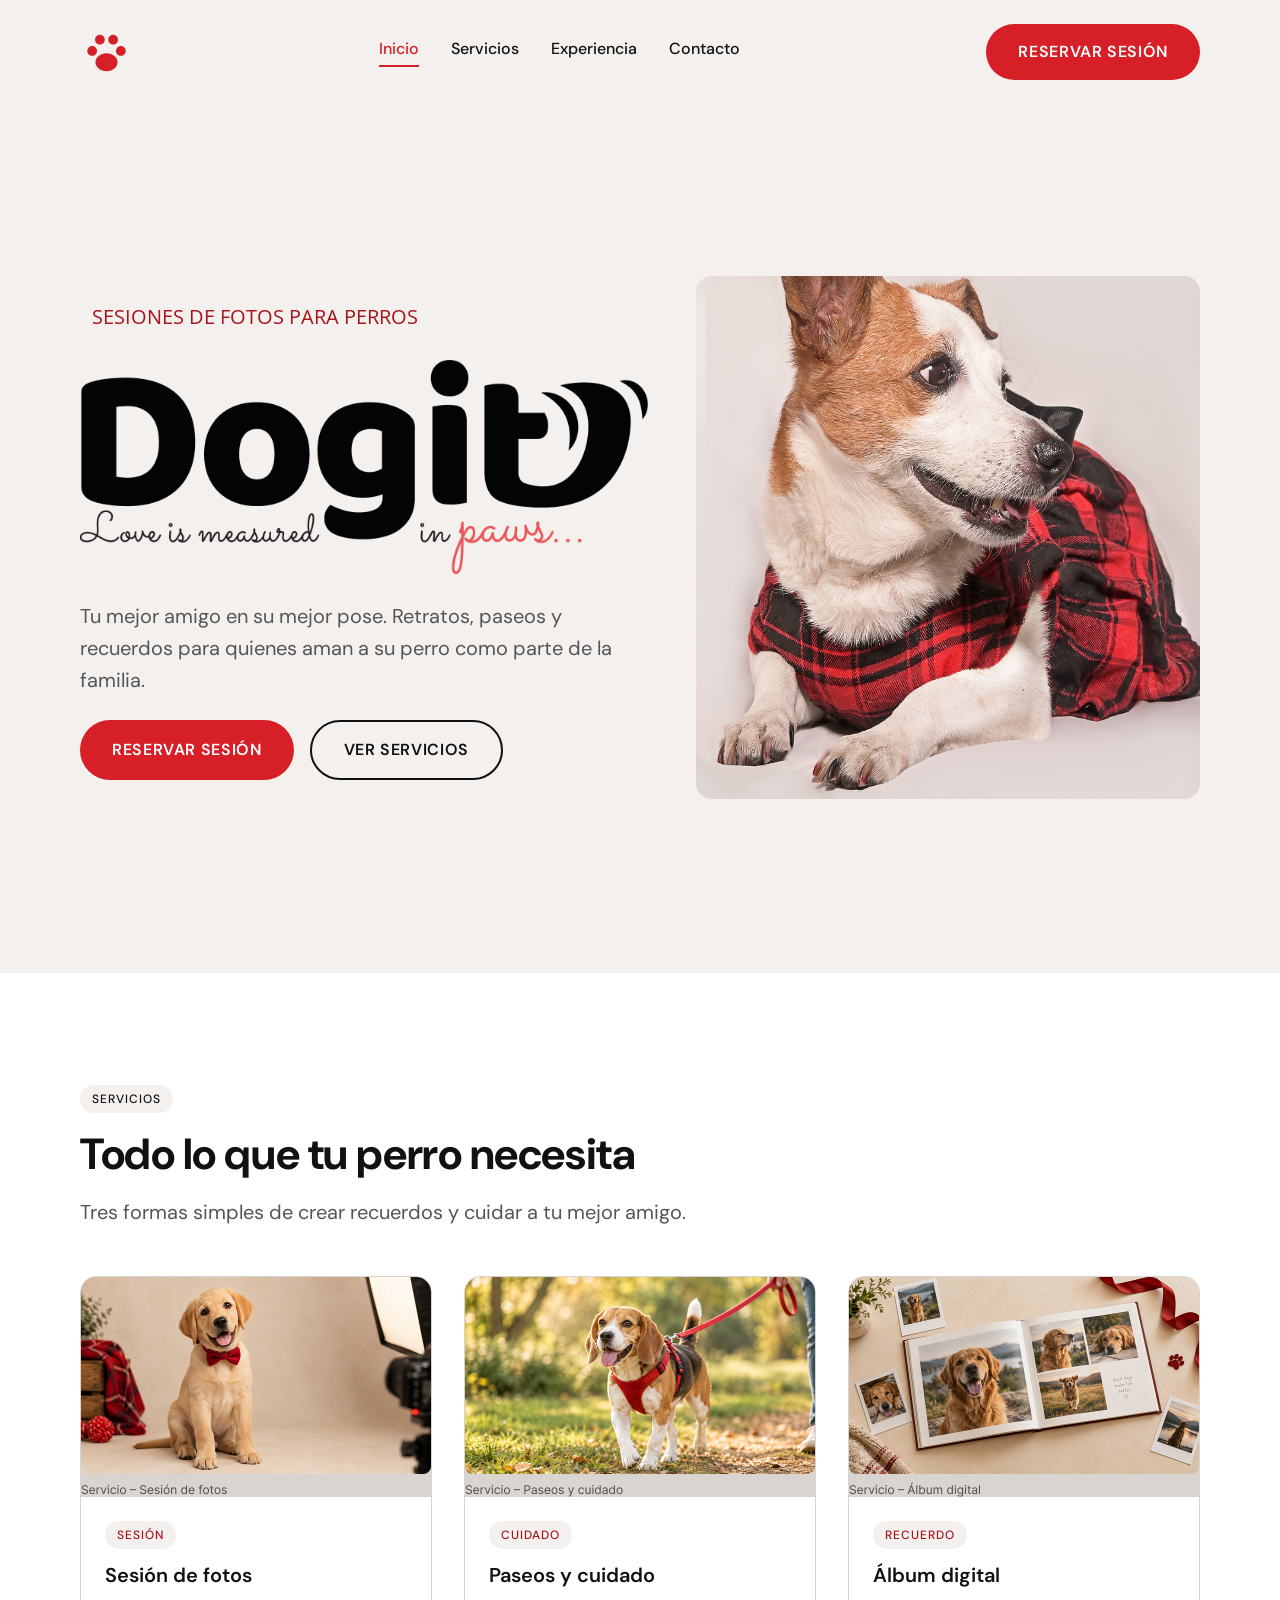
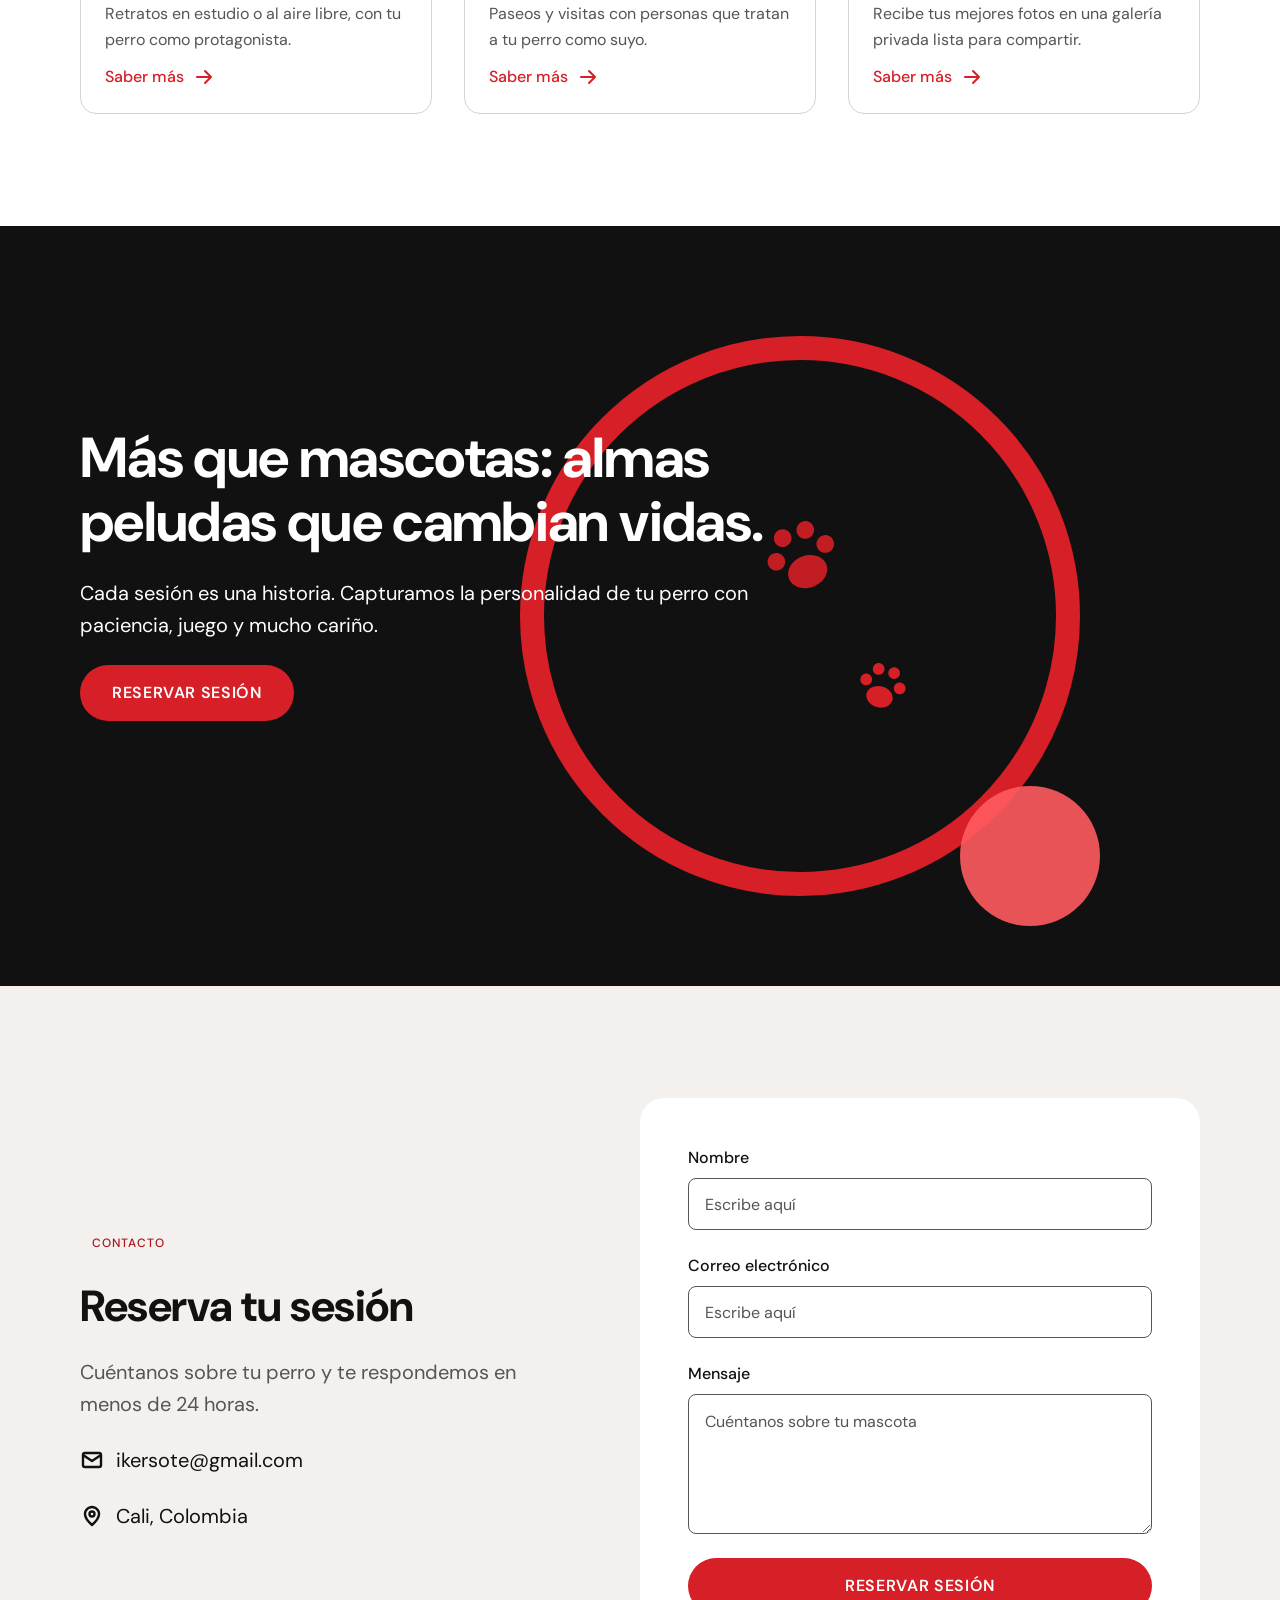
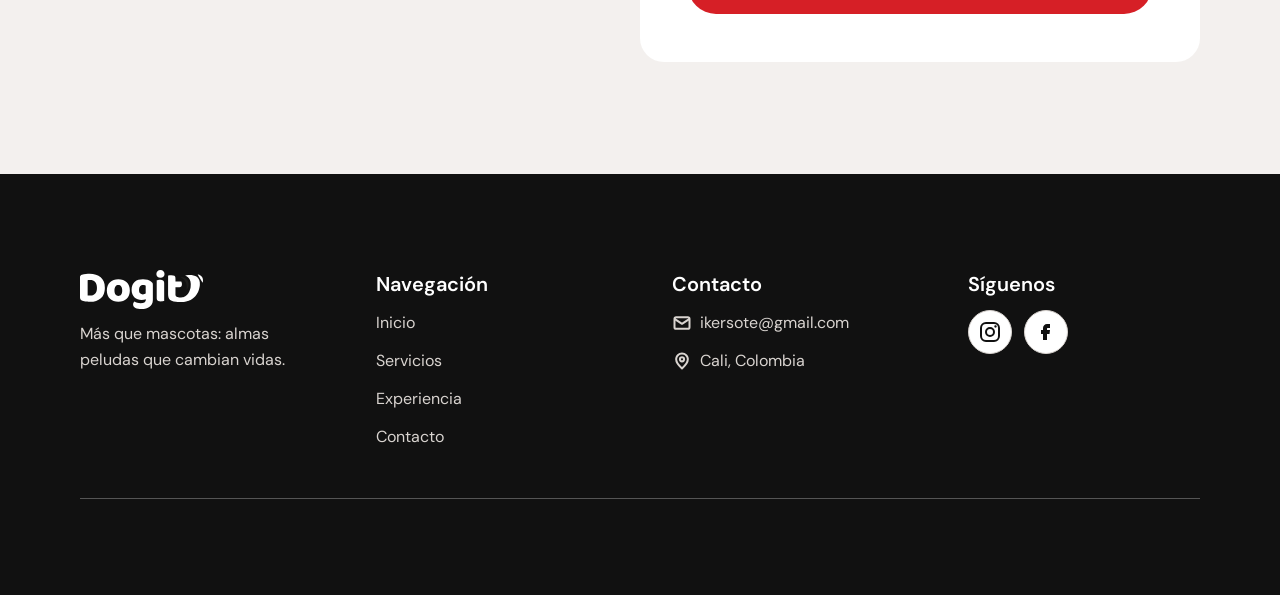
<file: dogit-landing/index.html>
<!DOCTYPE html>
<html lang="es">
<head>
  <meta charset="UTF-8">
  <meta name="viewport" content="width=device-width, initial-scale=1">
  <title>Dogit · Sesiones de fotos para perros</title>
  <meta name="description" content="Dogit: sesiones de fotos para perros. Retratos, paseos y recuerdos para quienes aman a su perro como parte de la familia.">

  <link rel="preconnect" href="https://fonts.googleapis.com">
  <link rel="preconnect" href="https://fonts.gstatic.com" crossorigin>
  <link href="https://fonts.googleapis.com/css2?family=DM+Sans:opsz,wght@9..40,400;9..40,500;9..40,600;9..40,700&family=Open+Sans:wght@400&display=swap" rel="stylesheet">
  <link rel="stylesheet" href="styles.css">
</head>
<body>

  <svg width="0" height="0" style="position:absolute" aria-hidden="true" focusable="false">
    <symbol id="i-arrow" viewBox="0 0 24 24" fill="none" stroke="currentColor" stroke-width="2" stroke-linecap="round" stroke-linejoin="round">
      <path d="M5 12H19M13 18L19 12L13 6"/>
    </symbol>
    <symbol id="i-mail" viewBox="0 0 20 20" fill="none" stroke="currentColor" stroke-width="2" stroke-linejoin="round">
      <path d="M15.8333 4.16675H4.16667C3.24619 4.16675 2.5 4.91294 2.5 5.83341V14.1667C2.5 15.0872 3.24619 15.8334 4.16667 15.8334H15.8333C16.7538 15.8334 17.5 15.0872 17.5 14.1667V5.83341C17.5 4.91294 16.7538 4.16675 15.8333 4.16675Z"/>
      <path d="M2.5 5.83325L10 10.8333L17.5 5.83325"/>
    </symbol>
    <symbol id="i-maps" viewBox="0 0 20 20" fill="none" stroke="currentColor" stroke-width="2" stroke-linejoin="round">
      <path d="M10 17.5C10 17.5 15.8334 12.3333 15.8334 8.33333C15.8334 7.56729 15.6825 6.80875 15.3893 6.10101C15.0962 5.39328 14.6665 4.75022 14.1248 4.20854C13.5831 3.66687 12.9401 3.23719 12.2323 2.94404C11.5246 2.65088 10.7661 2.5 10 2.5C9.23398 2.5 8.47543 2.65088 7.7677 2.94404C7.05997 3.23719 6.41691 3.66687 5.87523 4.20854C5.33356 4.75022 4.90388 5.39328 4.61072 6.10101C4.31757 6.80875 4.16669 7.56729 4.16669 8.33333C4.16669 12.3333 10 17.5 10 17.5Z"/>
      <path d="M10 10.4167C11.1506 10.4167 12.0834 9.48393 12.0834 8.33333C12.0834 7.18274 11.1506 6.25 10 6.25C8.84943 6.25 7.91669 7.18274 7.91669 8.33333C7.91669 9.48393 8.84943 10.4167 10 10.4167Z"/>
    </symbol>
    <symbol id="i-instagram" viewBox="0 0 24 24" fill="none" stroke="currentColor" stroke-width="2">
      <path d="M16 3H8C5.23858 3 3 5.23858 3 8V16C3 18.7614 5.23858 21 8 21H16C18.7614 21 21 18.7614 21 16V8C21 5.23858 18.7614 3 16 3Z"/>
      <path d="M12 16C14.2091 16 16 14.2091 16 12C16 9.79086 14.2091 8 12 8C9.79086 8 8 9.79086 8 12C8 14.2091 9.79086 16 12 16Z"/>
      <path d="M17.5 7.70005C18.1628 7.70005 18.7001 7.16279 18.7001 6.50005C18.7001 5.83731 18.1628 5.30005 17.5 5.30005C16.8373 5.30005 16.3 5.83731 16.3 6.50005C16.3 7.16279 16.8373 7.70005 17.5 7.70005Z" fill="currentColor" stroke="none"/>
    </symbol>
    <symbol id="i-facebook" viewBox="0 0 24 24" fill="currentColor">
      <path d="M14 8H16V4H13C10.8 4 9 5.8 9 8V10H7V14H9V20H13V14H15.5L16 10H13V8.5C13 8.2 13.3 8 13.5 8H14Z"/>
    </symbol>
  </svg>

  <a class="skip-link" href="#contenido">Saltar al contenido</a>

  <header class="header">
    <a class="header__brand" href="#inicio" aria-label="Dogit, ir al inicio">
      <img src="assets/paw.svg" width="53" height="54" alt="Huella roja, logo de Dogit">
    </a>

    <nav class="nav" aria-label="Navegación principal">
      <ul class="nav__list">
        <li><a class="nav__link" href="#inicio" aria-current="true">Inicio</a></li>
        <li><a class="nav__link" href="#servicios">Servicios</a></li>
        <li><a class="nav__link" href="#experiencia">Experiencia</a></li>
        <li><a class="nav__link" href="#contacto">Contacto</a></li>
      </ul>
    </nav>

    <a class="btn btn--primary" href="#contacto">Reservar sesión</a>
  </header>

  <main id="contenido">
    <section class="hero" id="inicio" aria-labelledby="hero-titulo">
      <div class="hero__text">
        <p class="tag tag--hero">SESIONES DE FOTOS PARA PERROS</p>

        <h1 class="hero__logo" id="hero-titulo">
          <img src="assets/logo-dogit.png" width="605" height="230" alt="Dogit, love is measured in paws">
        </h1>

        <p class="hero__lead">
          Tu mejor amigo en su mejor pose. Retratos, paseos y recuerdos para quienes aman a su perro como parte de la familia.
        </p>

        <div class="hero__ctas">
          <a class="btn btn--primary" href="#contacto">Reservar sesión</a>
          <a class="btn btn--outline" href="#servicios">Ver servicios</a>
        </div>
      </div>

      <div class="hero__visual">
        <div class="hero__photo">
          <img src="assets/hero-perro.png" alt="Perro blanco con manchas café, jack russell, con un abrigo de cuadros rojos y negros, mirando hacia un lado">
        </div>
      </div>
    </section>

    <section class="section services" id="servicios" aria-labelledby="servicios-titulo">
      <div class="section__head">
        <p class="tag tag--ink">Servicios</p>
        <h2 class="section__title" id="servicios-titulo">Todo lo que tu perro necesita</h2>
        <p class="section__lead">Tres formas simples de crear recuerdos y cuidar a tu mejor amigo.</p>
      </div>

      <div class="cards">
        <article class="card">
          <div class="card__media">
            <img src="assets/card-sesion.png" alt="Cachorro labrador con un moño rojo posando frente a un fondo beige de estudio fotográfico" loading="lazy">
          </div>
          <div class="card__body">
            <p class="tag">Sesión</p>
            <h3 class="card__title">Sesión de fotos</h3>
            <p class="card__text">Retratos en estudio o al aire libre, con tu perro como protagonista.</p>
            <a class="link-more" href="#contacto">
              <span>Saber más<span class="sr-only"> sobre la sesión de fotos</span></span>
              <svg class="icon" aria-hidden="true"><use href="#i-arrow"/></svg>
            </a>
          </div>
        </article>

        <article class="card">
          <div class="card__media">
            <img src="assets/card-paseos.png" alt="Beagle con arnés rojo paseando con correa en un parque soleado" loading="lazy">
          </div>
          <div class="card__body">
            <p class="tag">Cuidado</p>
            <h3 class="card__title">Paseos y cuidado</h3>
            <p class="card__text">Paseos y visitas con personas que tratan a tu perro como suyo.</p>
            <a class="link-more" href="#contacto">
              <span>Saber más<span class="sr-only"> sobre paseos y cuidado</span></span>
              <svg class="icon" aria-hidden="true"><use href="#i-arrow"/></svg>
            </a>
          </div>
        </article>

        <article class="card">
          <div class="card__media">
            <img src="assets/card-album.png" alt="Álbum de fotos de perros abierto sobre una mesa beige, con fotos instantáneas y un listón rojo" loading="lazy">
          </div>
          <div class="card__body">
            <p class="tag">Recuerdo</p>
            <h3 class="card__title">Álbum digital</h3>
            <p class="card__text">Recibe tus mejores fotos en una galería privada lista para compartir.</p>
            <a class="link-more" href="#contacto">
              <span>Saber más<span class="sr-only"> sobre el álbum digital</span></span>
              <svg class="icon" aria-hidden="true"><use href="#i-arrow"/></svg>
            </a>
          </div>
        </article>
      </div>
    </section>

    <section class="parallax" id="experiencia" aria-labelledby="experiencia-titulo">
      <!-- Capa 1 · fondo (queda fijo mientras la página se desplaza) -->
      <div class="parallax__bg" role="img" aria-label="Golden retriever con una bufanda roja tejida sobre fondo beige"></div>

      <!-- Capa 2 · formas (se mueven suave con el scroll) -->
      <div class="parallax__shapes" aria-hidden="true">
        <img src="assets/parallax-formas.svg" alt="">
      </div>

      <!-- Capa 3 · contenido -->
      <div class="parallax__content">
        <h2 class="parallax__title" id="experiencia-titulo">Más que mascotas: almas peludas que cambian vidas.</h2>
        <p class="parallax__text">Cada sesión es una historia. Capturamos la personalidad de tu perro con paciencia, juego y mucho cariño.</p>
        <a class="btn btn--primary" href="#contacto">Reservar sesión</a>
      </div>
    </section>

    <section class="section contact" id="contacto" aria-labelledby="contacto-titulo">
      <div class="contact__info">
        <p class="tag">Contacto</p>
        <h2 class="section__title" id="contacto-titulo">Reserva tu sesión</h2>
        <p class="section__lead">Cuéntanos sobre tu perro y te respondemos en menos de 24 horas.</p>

        <a class="dato" href="mailto:ikersote@gmail.com">
          <svg class="icon dato__icon" aria-hidden="true"><use href="#i-mail"/></svg>
          <span>ikersote@gmail.com</span>
        </a>
        <a class="dato" href="https://www.google.com/maps/search/?api=1&amp;query=Cali%2C+Colombia" target="_blank" rel="noopener">
          <svg class="icon dato__icon" aria-hidden="true"><use href="#i-maps"/></svg>
          <span>Cali, Colombia<span class="sr-only"> (abre Google Maps en una pestaña nueva)</span></span>
        </a>
      </div>

      <form class="form" action="mailto:ikersote@gmail.com" method="post" enctype="text/plain">
        <div class="field">
          <label for="nombre">Nombre</label>
          <input id="nombre" name="nombre" type="text" placeholder="Escribe aquí" autocomplete="name" required>
        </div>
        <div class="field">
          <label for="correo">Correo electrónico</label>
          <input id="correo" name="correo" type="email" placeholder="Escribe aquí" autocomplete="email" required>
        </div>
        <div class="field">
          <label for="mensaje">Mensaje</label>
          <textarea id="mensaje" name="mensaje" placeholder="Cuéntanos sobre tu mascota" required></textarea>
        </div>
        <button class="btn btn--primary btn--block" type="submit">Reservar sesión</button>
      </form>
    </section>
  </main>

  <footer class="footer">
    <div class="footer__cols">
      <div class="footer__col">
        <img src="assets/logo-footer.svg" width="123" height="39" alt="Dogit">
        <p class="footer__text">Más que mascotas: almas peludas que cambian vidas.</p>
      </div>

      <nav class="footer__col" aria-labelledby="footer-nav">
        <h2 class="footer__title" id="footer-nav">Navegación</h2>
        <a class="footer__link" href="#inicio">Inicio</a>
        <a class="footer__link" href="#servicios">Servicios</a>
        <a class="footer__link" href="#experiencia">Experiencia</a>
        <a class="footer__link" href="#contacto">Contacto</a>
      </nav>

      <div class="footer__col">
        <h2 class="footer__title">Contacto</h2>
        <a class="dato" href="mailto:ikersote@gmail.com">
          <svg class="icon dato__icon" aria-hidden="true"><use href="#i-mail"/></svg>
          <span>ikersote@gmail.com</span>
        </a>
        <a class="dato" href="https://www.google.com/maps/search/?api=1&amp;query=Cali%2C+Colombia" target="_blank" rel="noopener">
          <svg class="icon dato__icon" aria-hidden="true"><use href="#i-maps"/></svg>
          <span>Cali, Colombia<span class="sr-only"> (abre Google Maps en una pestaña nueva)</span></span>
        </a>
      </div>

      <div class="footer__col">
        <h2 class="footer__title">Síguenos</h2>
        <div class="social">
          <a class="social__btn" href="https://www.instagram.com/" target="_blank" rel="noopener" aria-label="Instagram de Dogit">
            <svg class="icon" aria-hidden="true"><use href="#i-instagram"/></svg>
          </a>
          <a class="social__btn" href="https://www.facebook.com/" target="_blank" rel="noopener" aria-label="Facebook de Dogit">
            <svg class="icon" aria-hidden="true"><use href="#i-facebook"/></svg>
          </a>
        </div>
      </div>
    </div>

    <hr class="footer__divider">
  </footer>

</body>
</html>
</file>
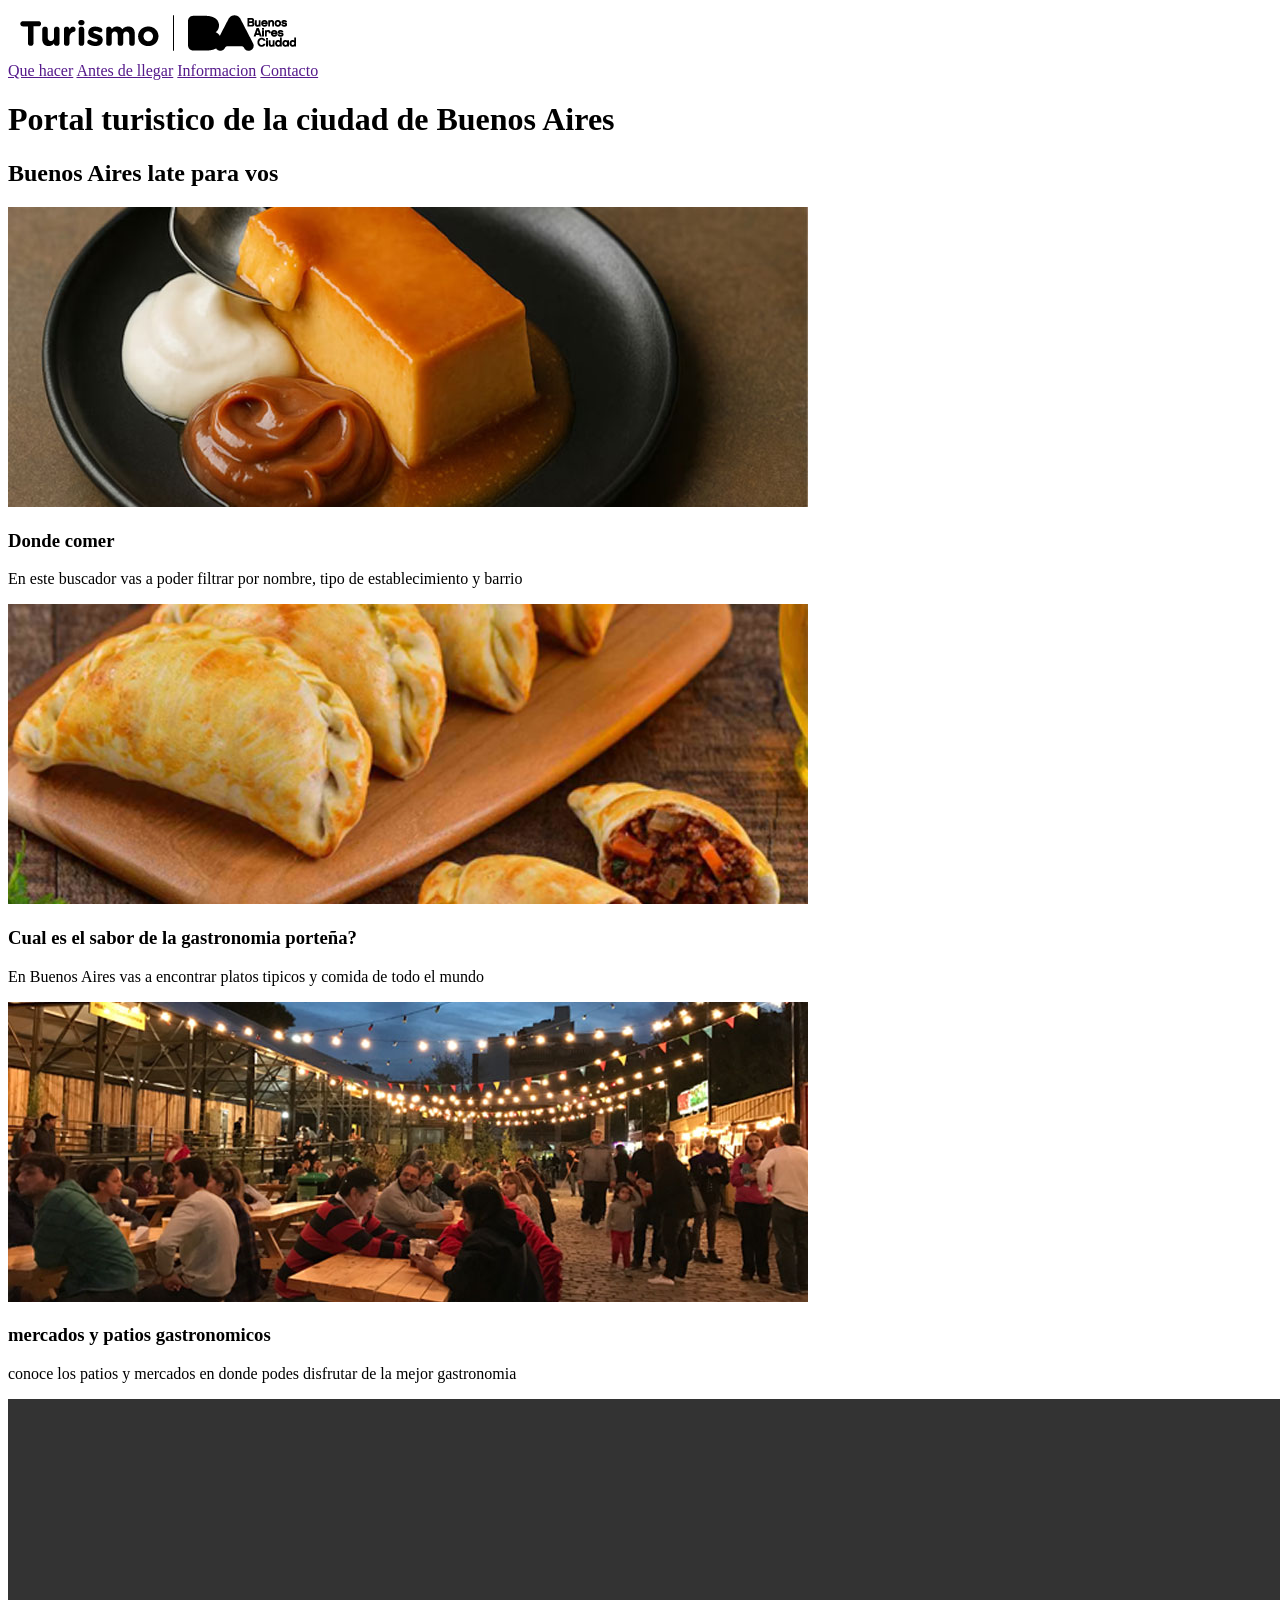
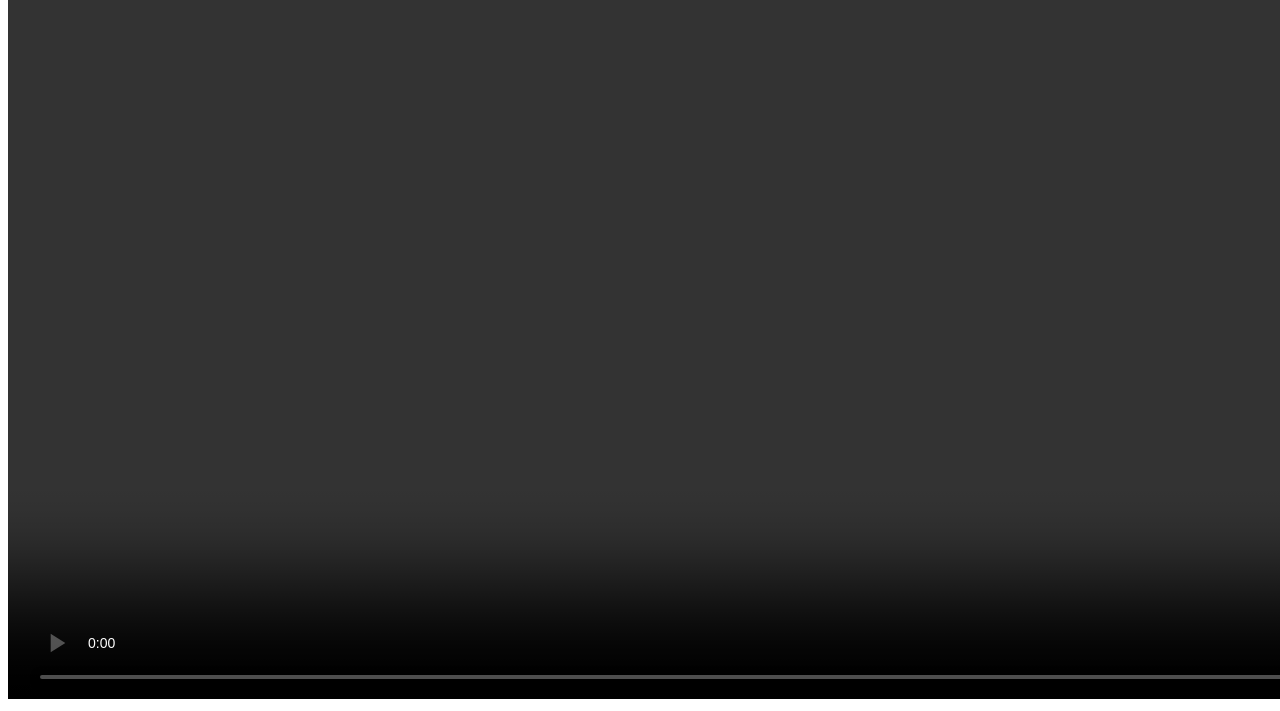
<file: ejercicio1/index.html>
<!DOCTYPE html>
<html lang="es">
<head>
    <meta charset="UTF-8">
    <meta name="viewport" content="width=device-width, initial-scale=1.0">
    <title>Turismo Buenos Aires Ciudad - Sitio Oficial de Informacion</title>
    <meta name="description" content="Descubrir que hacer en Buenos Aires, Informacion util antes de llegar, guias de alojamiento, atractivos turisticos, agende cultural y mapas de ciudad">
    <meta name="robots" content="index, follow">
</head>
<body>
    <header role="heading">
        <a href="/index.html" rel="home" aria-label="Ir a la pagia de inicio de la de turismo Buenos Aires Ciudad">
         <img src="assets/arrobaturismo-bac-300x150-negro.png" alt="logotipo Oficial de turismo Buenos Aires Ciudad">
        </a>
        <nav>
            <a href="">Que hacer</a>
            <a href="">Antes de llegar</a>
            <a href="">Informacion</a>
            <a href="">Contacto</a>
        </nav>
    </header>
    <main role="main">
        <h1>Portal turistico de la ciudad de Buenos Aires</h1>
        <section>
            <h2>Buenos Aires late para vos</h2>
            <div>
             <article role="article">
                <img src="assets/flan.jpg" alt="flan con dulce de leche">
                <h3>Donde comer</h3>
                <p>En este buscador vas a poder filtrar por nombre, tipo de establecimiento y barrio</p>
                <a href="" aria-label=" ver mas informacion donde comer en la ciudad"></a>
             </article>
             <article role="article">
                <img src="assets/empanadas.jpg" alt="empanadas horneadas porteñas">
                <h3>Cual es el sabor de la gastronomia porteña?</h3>
                <p>En Buenos Aires vas a encontrar platos tipicos y comida de todo el mundo</p>
                <a href="" aria-label="ves mas informacion de gastronomia porteña"></a>
             </article>
             <article role="article">
                <img src="assets/parque.jpg" alt="patio de comidas los lecheros en caballito">
                <h3>mercados y patios gastronomicos</h3>
                <p>conoce los patios y mercados en donde podes disfrutar de la mejor gastronomia</p>
                <a href="" aria-label=""></a>
             </article>
            </div>
        </section>
        <section>
            <video controls loop width="1600" height="900">
                <source src="assets/Buenos Aires, abierto todo el año. - Turismo Buenos Aires (1080p).mp4" type="video/mp4">
                malparido recarga pagina
            </video>
        </section>
    </main>
    <footer>

    </footer>
</body>
</html>
</file>
<file: dogit-landing/styles.css>
:root {

  --primary: #d61f26;
  --primary-dark: #a8141a;
  --primary-soft: #ff5a5f;
  --ink: #111111;
  --muted: #555555;
  --border: #d9d4d0;
  --paper: #f3f0ee;
  --white: #ffffff;

  --link-hover: #a7181d;
  --link-pressed: #7c1216;

  --radius-sm: 8px;
  --radius-md: 16px;
  --radius-lg: 24px;
  --radius-pill: 999px;

  --space-4: 4px;
  --space-8: 8px;
  --space-12: 12px;
  --space-16: 16px;
  --space-24: 24px;
  --space-32: 32px;
  --space-48: 48px;
  --space-64: 64px;
  --space-96: 96px;
  --space-128: 128px;

  --gutter: 120px;

  --font-body: "DM Sans", system-ui, -apple-system, "Segoe UI", Roboto, sans-serif;
  --font-tag: "Open Sans", system-ui, -apple-system, "Segoe UI", Roboto, sans-serif;

  --transition: 0.15s ease-out;
}

*,
*::before,
*::after {
  box-sizing: border-box;
}

html {
  scroll-behavior: smooth;
  -webkit-text-size-adjust: 100%;
}

body {
  margin: 0;
  font-family: var(--font-body);
  font-size: 16px;
  line-height: 26px;
  color: var(--ink);
  background: var(--white);
}

img,
svg {
  display: block;
  max-width: 100%;
}

h1,
h2,
h3,
p {
  margin: 0;
}

ul {
  margin: 0;
  padding: 0;
  list-style: none;
}

a {
  color: inherit;
  text-decoration: none;
}

button,
input,
textarea {
  font: inherit;
  color: inherit;
}

:focus-visible {
  outline: 3px solid var(--ink);
  outline-offset: 3px;
}

.parallax :focus-visible,
.footer :focus-visible {
  outline-color: var(--white);
}

.skip-link {
  position: absolute;
  left: 16px;
  top: -64px;
  z-index: 100;
  padding: 12px 20px;
  background: var(--ink);
  color: var(--white);
  border-radius: var(--radius-sm);
}

.skip-link:focus {
  top: 16px;
}

.sr-only {
  position: absolute;
  width: 1px;
  height: 1px;
  margin: -1px;
  padding: 0;
  overflow: hidden;
  clip: rect(0, 0, 0, 0);
  white-space: nowrap;
  border: 0;
}

.icon {
  width: 24px;
  height: 24px;
  flex-shrink: 0;
}


.btn {
  display: inline-flex;
  align-items: center;
  justify-content: center;
  padding: var(--space-16) var(--space-32);
  border: 0;
  border-radius: var(--radius-pill);
  font-family: var(--font-body);
  font-size: 16px;
  font-weight: 600;
  line-height: 24px;
  letter-spacing: 0.64px;
  text-transform: uppercase;
  white-space: nowrap;
  cursor: pointer;
  transition: background-color var(--transition), color var(--transition),
    box-shadow var(--transition);
}

.btn--primary {
  background: var(--primary);
  color: var(--white);
}

.btn--primary:hover {
  background: var(--primary-dark);
}

.btn--primary:active {
  background: transparent;
  color: var(--primary);
  box-shadow: inset 0 0 0 3px var(--primary);
}

.btn--outline {
  background: transparent;
  color: var(--ink);
  border: 2px solid var(--ink);
}

.btn--outline:hover {
  background: var(--ink);
  color: var(--white);
}

.btn--outline:active {
  background: var(--ink);
  color: var(--white);
  box-shadow: inset 0 0 0 3px var(--primary);
}

.btn--block {
  width: 100%;
}

.tag {
  display: inline-flex;
  align-self: flex-start;
  padding: 6px var(--space-12);
  border-radius: var(--radius-pill);
  background: var(--paper);
  font-size: 12px;
  font-weight: 500;
  line-height: 16px;
  letter-spacing: 0.96px;
  text-transform: uppercase;
  color: var(--primary-dark);
}

.tag--ink {
  color: var(--ink);
}

.tag--hero {
  font-family: var(--font-tag);
  font-size: 20px;
  font-weight: 400;
  line-height: normal;
  letter-spacing: 0;
}

.header {
  display: flex;
  align-items: center;
  justify-content: space-between;
  gap: var(--space-24);
  padding: var(--space-24) var(--gutter);
  background: var(--paper);
}

.header__brand {
  display: block;
  line-height: 0;
  border-radius: var(--radius-sm);
}

.nav__list {
  display: flex;
  align-items: center;
  gap: var(--space-16);
}

.nav__link {
  position: relative;
  display: flex;
  flex-direction: column;
  align-items: center;
  gap: var(--space-4);
  padding: var(--space-4) var(--space-8);
  border-radius: var(--radius-sm);
  font-size: 16px;
  font-weight: 500;
  line-height: 24px;
  color: var(--ink);
  transition: color var(--transition), box-shadow var(--transition);
}

.nav__link::after {
  content: "";
  display: block;
  width: 100%;
  height: 2px;
  background: transparent;
  transition: background-color var(--transition);
}

.nav__link:hover,
.nav__link[aria-current="true"] {
  color: var(--primary);
}

.nav__link:hover::after,
.nav__link[aria-current="true"]::after {
  background: var(--primary);
}

.nav__link:active {
  color: var(--ink);
  box-shadow: inset 0 0 0 2px var(--ink);
}

.nav__link:active::after {
  background: transparent;
}

.hero {
  display: flex;
  align-items: center;
  justify-content: space-between;
  gap: var(--space-48);
  min-height: 869px;
  padding: var(--space-96) var(--gutter);
  background: var(--paper);
  overflow: hidden;
}

.hero__text {
  display: flex;
  flex: 0 1 856px;
  flex-direction: column;
  justify-content: center;
  gap: var(--space-24);
  min-width: 0;
}

.hero__logo {
  width: min(605px, 100%);
  aspect-ratio: 605 / 230;
  line-height: 0;
}

.hero__logo img {
  width: 100%;
  height: 100%;
  object-fit: cover;
}

.hero__lead {
  font-size: 20px;
  line-height: 32px;
  color: var(--muted);
}

.hero__ctas {
  display: flex;
  flex-wrap: wrap;
  gap: var(--space-16);
}

.hero__visual {
  position: relative;
  flex: 0 1 760px;
  width: 100%;
  max-width: 760px;
  aspect-ratio: 760 / 640;
}

.hero__photo {
  position: absolute;
  left: 0;
  top: -11.72%;
  width: 100%;
  height: 122.97%;
  overflow: hidden;
  border-radius: var(--radius-md);
}

.hero__photo img {
  position: absolute;
  left: 0.02%;
  top: -24.72%;
  width: 100%;
  height: 129.57%;
  max-width: none;
}

.section {
  padding: var(--space-128) var(--gutter);
}

.services {
  display: flex;
  flex-direction: column;
  gap: var(--space-48);
  background: var(--white);
}

.section__head {
  display: flex;
  flex-direction: column;
  gap: var(--space-16);
}

.section__title {
  font-size: clamp(30px, 3.4vw, 44px);
  font-weight: 700;
  line-height: 1.18;
  letter-spacing: -0.44px;
  color: var(--ink);
}

.section__lead {
  font-size: 20px;
  line-height: 32px;
  color: var(--muted);
}

.cards {
  display: grid;
  grid-template-columns: repeat(auto-fit, minmax(280px, 1fr));
  gap: var(--space-32);
  align-items: start;
}

.card {
  display: flex;
  flex-direction: column;
  overflow: hidden;
  background: var(--white);
  border: 1px solid var(--border);
  border-radius: var(--radius-md);
  transition: border-color var(--transition), box-shadow var(--transition);
}

.card:hover,
.card:focus-within {
  border-color: var(--primary);
  box-shadow: 0 0 0 2px var(--primary);
}

.card__media {
  height: 220px;
  background: var(--border);
}

.card__media img {
  width: 100%;
  height: 100%;
  object-fit: cover;
}

.card__body {
  display: flex;
  flex-direction: column;
  align-items: flex-start;
  gap: var(--space-12);
  padding: var(--space-24);
}

.card__title {
  font-size: 20px;
  font-weight: 600;
  line-height: 28px;
  color: var(--ink);
}

.card__text {
  font-size: 16px;
  line-height: 26px;
  color: var(--muted);
}

.link-more {
  display: inline-flex;
  align-items: center;
  gap: var(--space-8);
  font-size: 16px;
  font-weight: 500;
  line-height: 24px;
  color: var(--primary);
  transition: color var(--transition), gap var(--transition);
}

.link-more:hover {
  color: var(--link-hover);
  gap: var(--space-12);
}

.link-more:hover span {
  text-decoration: underline;
  text-underline-offset: 3px;
}

.link-more:active {
  color: var(--link-pressed);
  gap: 6px;
}

.parallax {
  position: relative;
  min-height: 760px;
  overflow: hidden;
  background: var(--ink);
  color: var(--white);
}

.parallax__bg,
.parallax__shapes {
  position: absolute;
  left: 0;
  width: 100%;
  pointer-events: none;
}

.parallax__bg {
  inset: 0;
  background-image: url("assets/parallax-fondo.png");
  background-size: cover;
  background-position: center;
  background-attachment: fixed;
}

.parallax__bg::after {
  content: "";
  position: absolute;
  inset: 0;
  background: var(--ink);
  opacity: 0.65;
}

.parallax__shapes {
  top: 0;
  height: 100%;
}

.parallax__shapes img {
  width: 100%;
  height: 100%;
  object-fit: cover;
  object-position: right center;
}

@supports (animation-timeline: view()) {
  .parallax__shapes {
    animation: formas-parallax linear both;
    animation-timeline: view();
  }

  @keyframes formas-parallax {
    from { transform: translateY(-60px); }
    to   { transform: translateY(60px); }
  }
}

.parallax__content {
  position: relative;
  z-index: 2;
  display: flex;
  flex-direction: column;
  align-items: flex-start;
  gap: var(--space-24);
  max-width: calc(720px + var(--gutter) * 2);
  padding: 200px var(--gutter) var(--space-96);
}

.parallax__title {
  font-size: clamp(36px, 4.4vw, 64px);
  font-weight: 700;
  line-height: 1.125;
  letter-spacing: -0.64px;
  color: var(--white);
}

.parallax__text {
  font-size: 20px;
  line-height: 32px;
  color: var(--white);
}

.contact {
  display: flex;
  align-items: center;
  gap: var(--space-96);
  background: var(--paper);
}

.contact__info {
  display: flex;
  flex: 1 1 0;
  flex-direction: column;
  gap: var(--space-24);
  min-width: 0;
}

.dato {
  display: inline-flex;
  align-items: center;
  gap: var(--space-12);
  align-self: flex-start;
  font-size: 20px;
  line-height: 32px;
  color: var(--ink);
}

.dato__icon {
  color: var(--ink);
  transition: color var(--transition);
}

.dato:hover .dato__icon {
  color: var(--muted);
}

.dato:active .dato__icon {
  color: var(--border);
}

.form {
  display: flex;
  flex: 1 1 0;
  flex-direction: column;
  gap: var(--space-24);
  min-width: 0;
  padding: var(--space-48);
  background: var(--white);
  border-radius: var(--radius-lg);
}

.field {
  display: flex;
  flex-direction: column;
  gap: var(--space-8);
}

.field label {
  font-size: 16px;
  font-weight: 500;
  line-height: 24px;
  color: var(--ink);
}

.field input,
.field textarea {
  width: 100%;
  padding: 14px var(--space-16);
  background: var(--white);
  border: 1px solid var(--muted);
  border-radius: var(--radius-sm);
  font-size: 16px;
  line-height: 26px;
  color: var(--ink);
  transition: border-color var(--transition), box-shadow var(--transition);
}

.field input {
  height: 52px;
}

.field textarea {
  height: 140px;
  resize: vertical;
}

.field input::placeholder,
.field textarea::placeholder {
  color: var(--muted);
  opacity: 1;
}

.field input:hover,
.field textarea:hover,
.field input:focus,
.field textarea:focus {
  border-color: var(--primary);
  box-shadow: 0 0 0 1px var(--primary);
  outline: 2px solid transparent;
}

.footer {
  display: flex;
  flex-direction: column;
  gap: var(--space-48);
  padding: var(--space-96) var(--gutter);
  background: var(--ink);
  color: var(--border);
}

.footer__cols {
  display: grid;
  grid-template-columns: repeat(4, minmax(0, 1fr));
  gap: var(--space-64);
}

.footer__col {
  display: flex;
  flex-direction: column;
  align-items: flex-start;
  gap: var(--space-12);
}

.footer__title {
  font-size: 20px;
  font-weight: 600;
  line-height: 28px;
  color: var(--white);
}

.footer__text,
.footer__link {
  font-size: 16px;
  line-height: 26px;
  color: var(--border);
}

.footer__link {
  transition: color var(--transition);
}

.footer__link:hover {
  color: var(--white);
  text-decoration: underline;
  text-underline-offset: 3px;
}

.footer .dato {
  gap: var(--space-8);
  font-size: 16px;
  line-height: 26px;
  color: var(--border);
}

.footer .dato__icon {
  width: 20px;
  height: 20px;
  color: var(--border);
}

.footer .dato:hover .dato__icon {
  color: var(--muted);
}

.footer .dato:active .dato__icon {
  color: var(--border);
}

.social {
  display: flex;
  gap: var(--space-12);
}

.social__btn {
  display: grid;
  place-items: center;
  width: 44px;
  height: 44px;
  background: var(--white);
  border: 1px solid var(--border);
  border-radius: var(--radius-pill);
  color: var(--ink);
  transition: color var(--transition), background-color var(--transition);
}

.social__btn:hover {
  color: var(--primary);
}

.social__btn:active {
  background: var(--muted);
  color: var(--paper);
}

.footer__divider {
  height: 1px;
  border: 0;
  margin: 0;
  background: var(--muted);
}

@media (max-width: 1440px) {
  :root {
    --gutter: 80px;
  }

  .section {
    padding-block: 112px;
  }
}

@media (max-width: 1100px) {
  :root {
    --gutter: 48px;
  }

  .hero {
    flex-direction: column;
    align-items: flex-start;
    min-height: 0;
    padding-block: var(--space-64) var(--space-96);
  }

  .hero__text {
    flex: none;
    width: 100%;
  }

  .hero__visual {
    flex: none;
    margin-top: 75px;
  }

  .section {
    padding-block: var(--space-96);
  }

  .contact {
    flex-direction: column;
    align-items: stretch;
    gap: var(--space-48);
  }

  .footer__cols {
    grid-template-columns: repeat(2, minmax(0, 1fr));
    gap: var(--space-48);
  }
}

@media (max-width: 760px) {
  :root {
    --gutter: 24px;
  }

  .header {
    flex-wrap: wrap;
    row-gap: var(--space-12);
  }

  .header .nav {
    order: 3;
    width: 100%;
  }

  .nav__list {
    justify-content: center;
    flex-wrap: wrap;
  }

  .hero {
    padding-block: var(--space-48) var(--space-64);
  }

  .hero__lead,
  .section__lead,
  .parallax__text,
  .dato {
    font-size: 18px;
    line-height: 28px;
  }

  .tag--hero {
    font-size: 16px;
  }

  .parallax {
    min-height: 640px;
  }

  .parallax__content {
    padding-top: 120px;
    padding-bottom: var(--space-64);
  }

  .parallax__shapes {
    opacity: 0.35;
  }

  .form {
    padding: var(--space-24);
  }

  .footer {
    padding-block: var(--space-64);
  }

  .footer__cols {
    grid-template-columns: 1fr;
    gap: var(--space-32);
  }
}

/* Menos movimiento si la persona lo prefiere */
@media (prefers-reduced-motion: reduce) {
  html {
    scroll-behavior: auto;
  }

  *,
  *::before,
  *::after {
    transition: none !important;
  }

  .parallax__shapes {
    animation: none !important;
  }

  .parallax__bg {
    background-attachment: scroll;
  }
}
</file>
